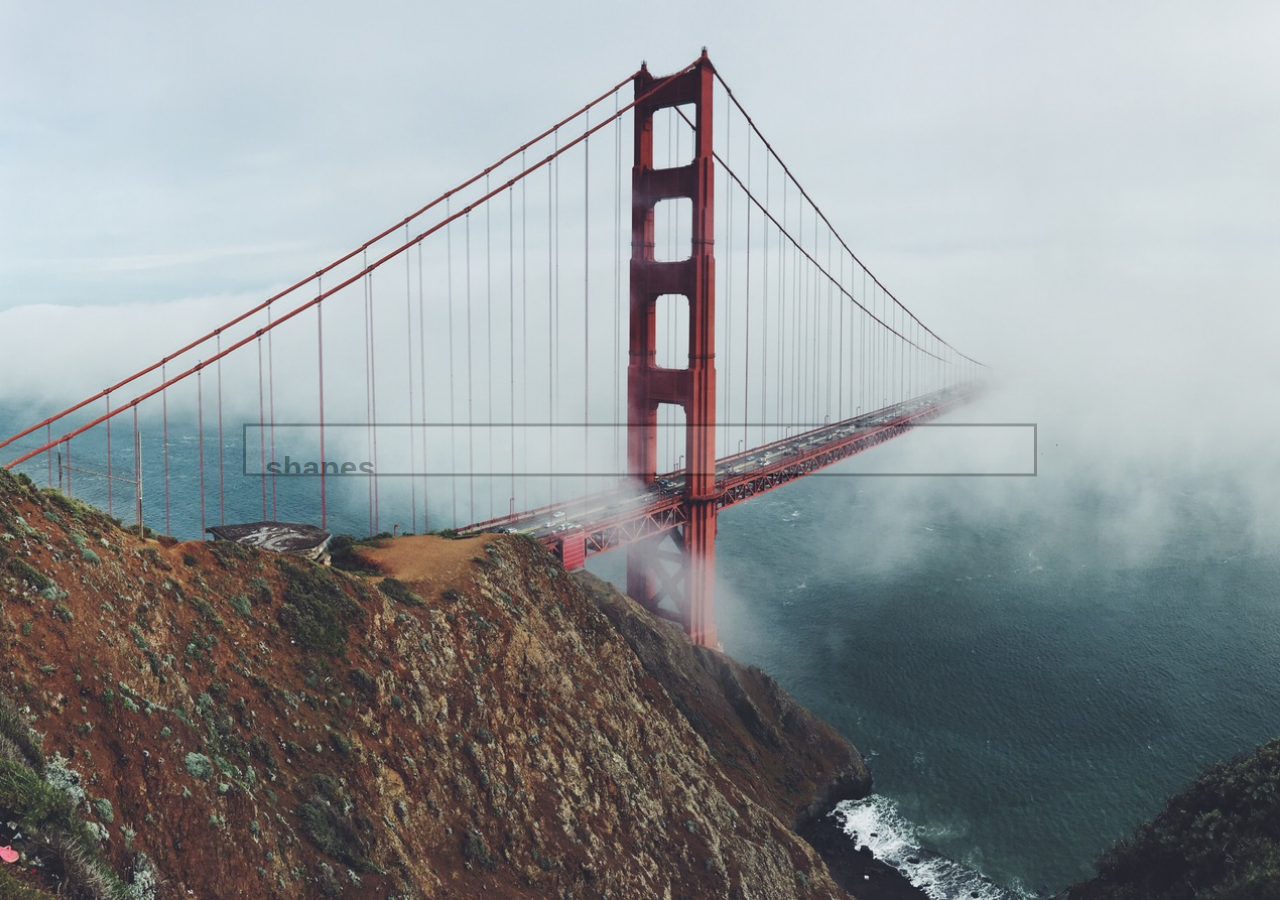
<file: index.html>
<!DOCTYPE HTML>
<html>
    <head>
        <title>.shapes</title>

         <link href='https://fonts.googleapis.com/css?family=Open+Sans' rel='stylesheet' type='text/css'>

        <meta content="text/html;charset=utf-8" http-equiv="Content-Type">
        <meta content="utf-8" http-equiv="encoding">

        <link rel="stylesheet" type="text/css" href="css/main.css">
    </head>
	<body>
        
        <nav>
            <h1 id="main-header-main"><strong>.shapes</strong></h1>
            <form action="html/shapes.html" method="get">
                <table id="setting-table" width="60%">
                    <tr>
                        <th>grid size:</th>
                        <td width="30%"><label id="x-corr-input">columns</label> <input type="number" name="x-size" value="3" min="2" max="6"> </td>
                        <td width="30%"><label id="y-corr-input">rows</label> <input type="number" name="y-size" value="3" min="2" max="6"> </td>                

                    </tr>
                    <tr>
                        <th>difficulty:</th>
                        <td><input type="radio" id="radio1" name="radios" value="all" checked>
                            <label for="radio1">easy</label></td>
                        <td><input type="radio" id="radio2" name="radios"value="false">
                            <label for="radio2">medium</label></td>
                        <td><input type="radio" id="radio3" name="radios" value="true">
                            <label for="radio3">hard</label></td>
                    </tr>
                </table>
                <input type="submit">
            </form>
        </nav>
    <script src="js/main.js"></script>
    <script src="js/shapes.js"></script>
    <script src="js/element.js"></script>
    <script type="text/javascript" src="http://code.jquery.com/jquery-2.1.4.min.js"></script>
    </body>
</html>
</file>
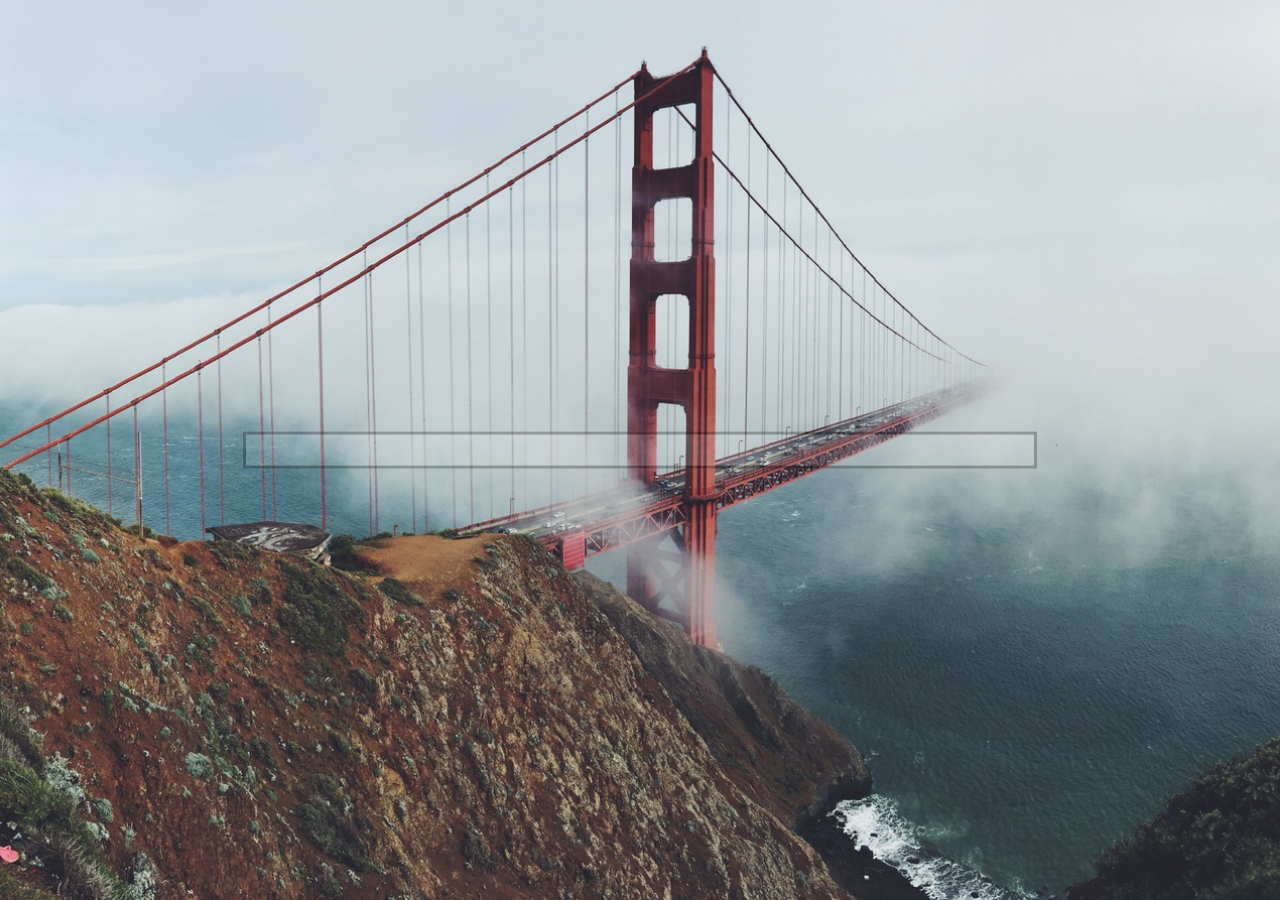
<file: html/endgame.html>
<!DOCTYPE HTML>
<html>
    <head>
        <title>.shapes</title>

         <link href='https://fonts.googleapis.com/css?family=Open+Sans' rel='stylesheet' type='text/css'>

        <meta content="text/html;charset=utf-8" http-equiv="Content-Type">
        <meta content="utf-8" http-equiv="encoding">

        <link rel="stylesheet" type="text/css" href="../css/endgame.css">
    </head>
	<body>
        
        <nav>
            <h1 id="main-header-end"><strong>.score: </strong></h1>
            <button class="return-main">Return to main</button>
        </nav>
    <script src="../js/main.js"></script>
    <script src="../js/shapes.js"></script>
    <script src="../js/element.js"></script>
    <script type="text/javascript" src="http://code.jquery.com/jquery-2.1.4.min.js"></script>
    </body>
</html>
</file>
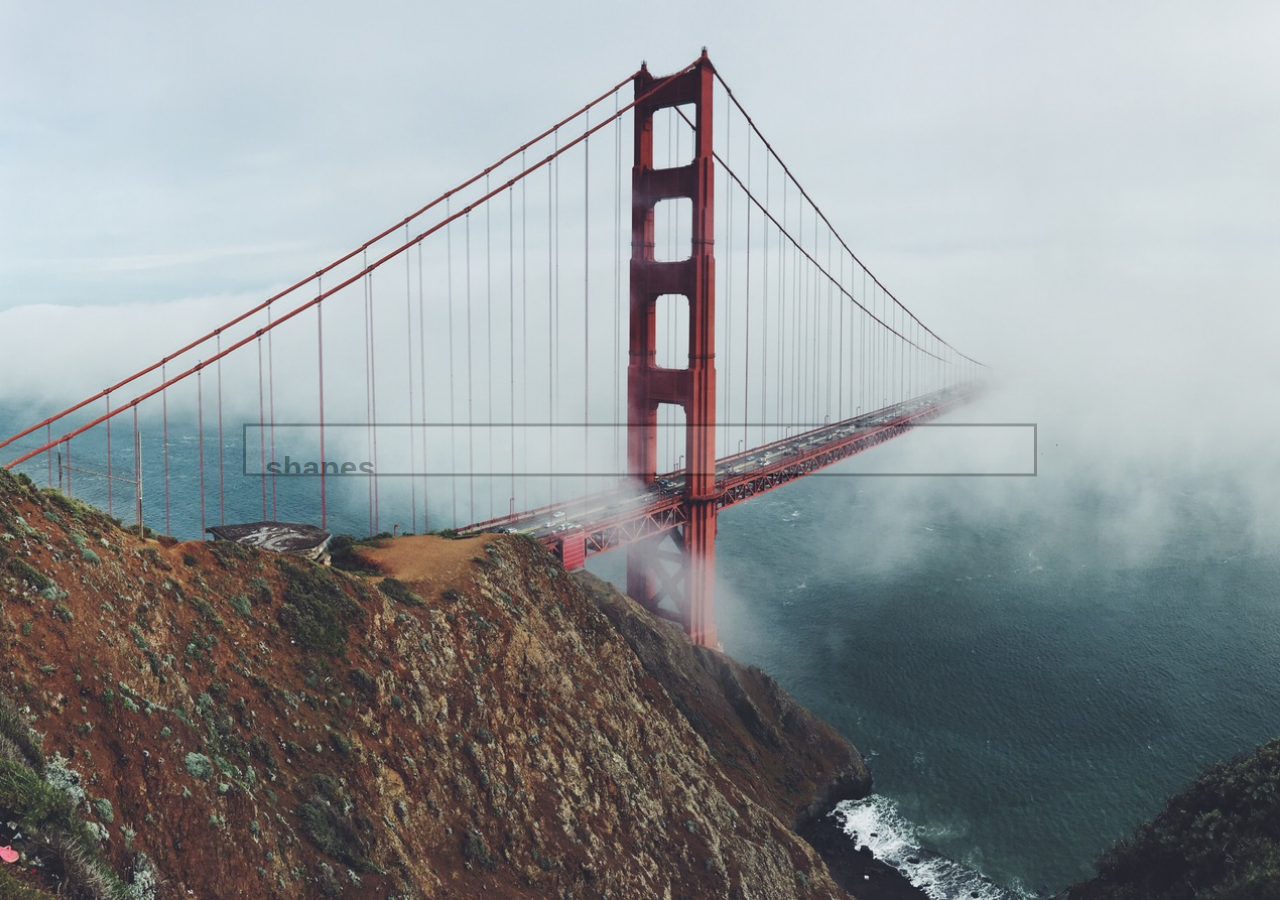
<file: html/main.html>
<!DOCTYPE HTML>
<html>
    <head>
        <title>.shapes</title>

         <link href='https://fonts.googleapis.com/css?family=Open+Sans' rel='stylesheet' type='text/css'>

        <meta content="text/html;charset=utf-8" http-equiv="Content-Type">
        <meta content="utf-8" http-equiv="encoding">

        <link rel="stylesheet" type="text/css" href="../css/main.css">
    </head>
	<body>
        
        <nav>
            <h1 id="main-header-main"><strong>.shapes</strong></h1>
            <form action="shapes.html" method="get">
                <table id="setting-table" width="60%">
                    <tr>
                        <th>grid size:</th>
                        <td width="30%"><label id="x-corr-input">columns</label> <input type="number" name="x-size" value="3" min="2" max="6"> </td>
                        <td width="30%"><label id="y-corr-input">rows</label> <input type="number" name="y-size" value="3" min="2" max="6"> </td>                

                    </tr>
                    <tr>
                        <th>difficulty:</th>
                        <td><input type="radio" id="radio1" name="radios" value="all" checked>
                            <label for="radio1">easy</label></td>
                        <td><input type="radio" id="radio2" name="radios"value="false">
                            <label for="radio2">medium</label></td>
                        <td><input type="radio" id="radio3" name="radios" value="true">
                            <label for="radio3">hard</label></td>
                    </tr>
                </table>
                <input type="submit">
            </form>
        </nav>
    <script src="../js/main.js"></script>
    <script src="../js/shapes.js"></script>
    <script src="../js/element.js"></script>
    <script type="text/javascript" src="http://code.jquery.com/jquery-2.1.4.min.js"></script>
    </body>
</html>
</file>
<file: css/main.css>
html {
  font-family: 'HelveticaNeue-Light', 'Helvetica Neue Light', 'Helvetica Neue', Helvetica, Arial, 'Lucida Grande', sans-serif;
  background-color:#558C89;
  background: url("../landmark-bridge-cliff-california.jpeg") no-repeat center center fixed;
  -webkit-background-size: cover;
  -moz-background-size: cover;
  -o-background-size: cover;
  background-size: cover;
}
nav{
    background:rgba(255,255,255,0.5);
    margin: 0;
    position: absolute;
    top: 50%;
    left: 50%;
    margin-right: -50%;
    transform: translate(-50%, -50%);
    width: 60%;
    border:3px solid black;
    padding: 10px;
}

th {
	float:left;
	color:black;
}

input[type=submit] {
	background-color:#D9853B;
  margin: auto;
}
input[type=radio] {
		display:none;
	}

input[type=radio] + label {
    display:inline-block;
    margin:-2px;
    padding: 4px 12px;
    background-color: #D9853B;
    border-color: #ddd;
    width:100%;

}

input[type=radio]:checked + label{
   background-image: none;
    background-color:#2f4f4f;
    width:100%;
}

input[type=number] {
  padding: 5px;
  border: solid 1px green;
  transition: box-shadow 0.3s, border 0.3s;
}

input[type=number].focus {
    border: solid 1px #707070;
    box-shadow: 0 0 5px 1px #969696;
}
</file>
<file: css/endgame.css>
html {
  font-family: 'HelveticaNeue-Light', 'Helvetica Neue Light', 'Helvetica Neue', Helvetica, Arial, 'Lucida Grande', sans-serif;
  background-color:#558C89;
  background: url("../landmark-bridge-cliff-california.jpeg") no-repeat center center fixed;
  -webkit-background-size: cover;
  -moz-background-size: cover;
  -o-background-size: cover;
  background-size: cover;
}
nav{
    background:rgba(255,255,255,0.5);
    margin: 0;
    position: absolute;
    top: 50%;
    left: 50%;
    margin-right: -50%;
    transform: translate(-50%, -50%);
    width: 60%;
    border:3px solid black;
    padding: 10px;
}

th {
	float:left;
	color:black;
}

input[type=submit] {
	background-color:#D9853B;
  margin: auto;
}
input[type=radio] {
		display:none;
	}

input[type=radio] + label {
    display:inline-block;
    margin:-2px;
    padding: 4px 12px;
    background-color: #D9853B;
    border-color: #ddd;
    width:100%;

}

input[type=radio]:checked + label{
   background-image: none;
    background-color:#2f4f4f;
    width:100%;
}

input[type=number] {
  padding: 5px;
  border: solid 1px green;
  transition: box-shadow 0.3s, border 0.3s;
}

input[type=number].focus {
    border: solid 1px #707070;
    box-shadow: 0 0 5px 1px #969696;
}
</file>
